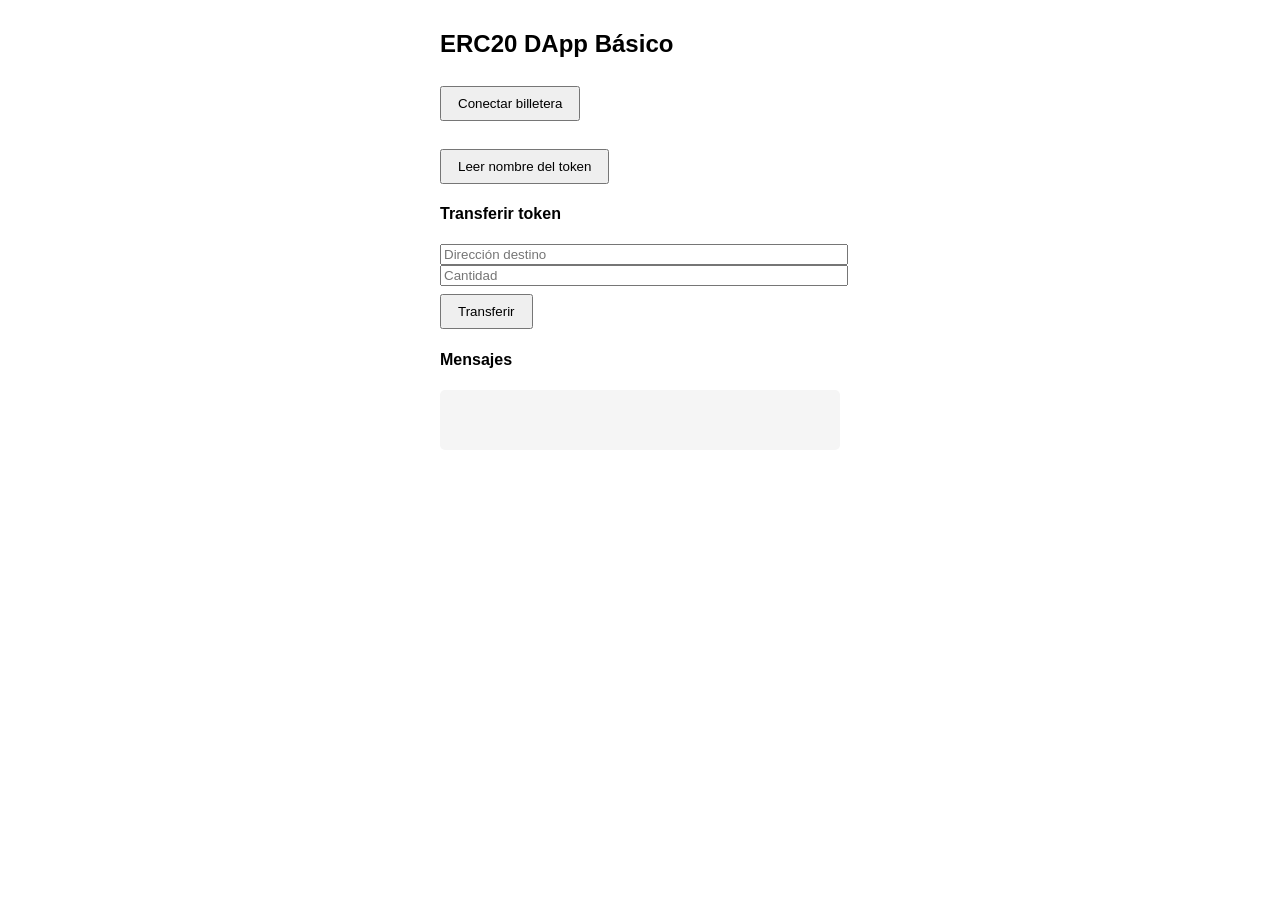
<file: Charla1/ERC20_Pinata/index.html>
<!doctype html>
<html lang="es">
  <head>
    <meta charset="UTF-8" />
    <meta name="viewport" content="width=device-width, initial-scale=1.0" />
    <title>ERC20 DApp Básico</title>
    <!-- Carga el script principal como módulo ES6.
         Contiene la lógica para conectar la wallet, leer datos del contrato y transferir tokens. -->
    <script type="module" src="js/main.js"></script>
    <style>
      /* Estilos generales de la página */
      body {
        font-family: Arial, sans-serif;
        margin: 30px;
      }
      /* Limita el ancho del contenido y lo centra horizontalmente */
      .container {
        max-width: 400px;
        margin: auto;
      }
      /* Separación vertical entre secciones */
      .section {
        margin-bottom: 20px;
      }
      /* Área donde se muestran mensajes de estado, errores y confirmaciones */
      #messages {
        background: #f5f5f5;
        padding: 10px;
        min-height: 40px;
        border-radius: 5px;
      }
      /* Estilo base para todos los botones */
      button {
        padding: 8px 16px;
        margin-top: 8px;
      }
    </style>
  </head>
  <body>
    <div class="container">
      <h2>ERC20 DApp Básico</h2>

      <!-- ── Sección 1: Conexión de billetera ──────────────────────────────
           Al hacer clic se solicita acceso a las cuentas de MetaMask.
           La dirección conectada se muestra en #walletAddress. -->
      <div class="section">
        <button onclick="connectWallet()">Conectar billetera</button>
        <!-- Muestra la dirección de la cuenta activa una vez conectada -->
        <div id="walletAddress"></div>
      </div>

      <!-- ── Sección 2: Lectura del nombre del token ───────────────────────
           Llama a la función name() del contrato ERC20 y muestra el resultado. -->
      <div class="section">
        <button onclick="getTokenName()">Leer nombre del token</button>
        <!-- Muestra el nombre devuelto por el contrato -->
        <div id="tokenName"></div>
      </div>

      <!-- ── Sección 3: Transferencia de tokens ────────────────────────────
           El usuario ingresa la dirección destino y la cantidad en tokens
           (unidades humanas, ej. 100 = 100 tokens).
           La cantidad se convierte internamente a unidades base
           usando los decimales del contrato antes de firmar la transacción. -->
      <div class="section">
        <h4>Transferir token</h4>
        <!-- Dirección Ethereum del destinatario (formato 0x...) -->
        <input
          type="text"
          id="toAddress"
          placeholder="Dirección destino"
          style="width: 100%"
        /><br />
        <!-- Cantidad en tokens (no en unidades base).
             Ejemplo: escribir 100 envía 100 tokens reales, no 100 wei de token. -->
        <input
          type="number"
          id="amount"
          placeholder="Cantidad"
          min="0"
          step="any"
          style="width: 100%"
        /><br />
        <button onclick="transferToken()">Transferir</button>
      </div>

      <!-- ── Sección 4: Panel de mensajes ──────────────────────────────────
           Muestra confirmaciones, hashes de transacción y mensajes de error. -->
      <div class="section">
        <h4>Mensajes</h4>
        <!-- El texto de este div se actualiza dinámicamente desde main.js -->
        <div id="messages"></div>
      </div>
    </div>
  </body>
</html>
</file>
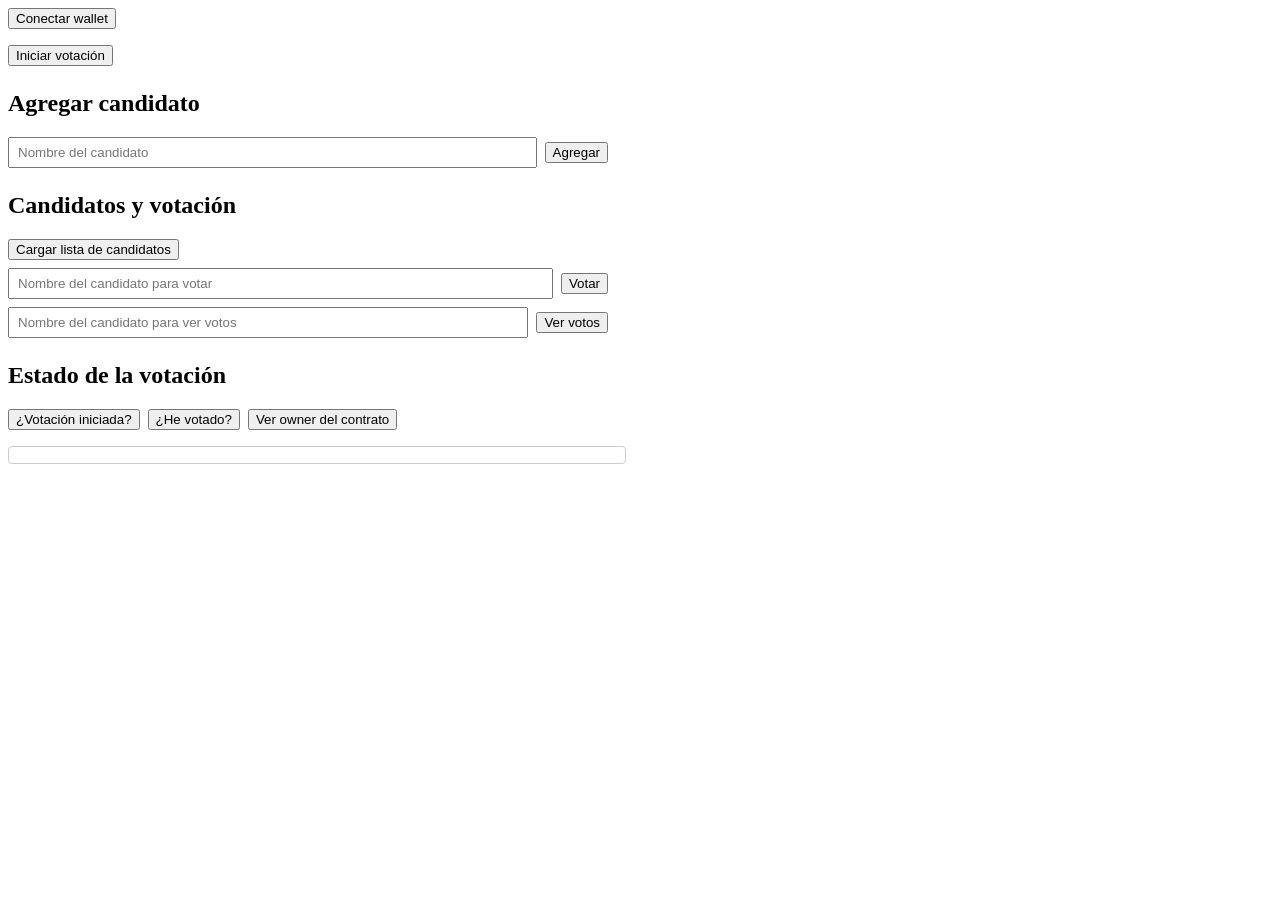
<file: Charla1/FrontEndVoting/index.html>
<!DOCTYPE html>
<html lang="es">
  <head>
    <meta charset="UTF-8" />
    <title>Voting DApp</title>
  </head>
  <body>
    <button onclick="connectWallet()">Conectar wallet</button>

    <!-- Controles de votación -->
    <section style="margin-top: 16px; max-width: 600px">
      <button onclick="startVoting()">Iniciar votación</button>
    </section>

    <!-- Formulario para agregar candidatos -->
    <section style="margin-top: 24px; max-width: 600px">
      <h2>Agregar candidato</h2>
      <div style="display: flex; gap: 8px; align-items: center">
        <input
          id="candidate-name"
          type="text"
          placeholder="Nombre del candidato"
          style="flex: 1; padding: 6px 8px"
        />
        <button onclick="addCandidate()">Agregar</button>
      </div>
    </section>

    <!-- Sección para listar candidatos y votar -->
    <section style="margin-top: 24px; max-width: 600px">
      <h2>Candidatos y votación</h2>
      <div style="margin-bottom: 8px">
        <button onclick="loadCandidates()">Cargar lista de candidatos</button>
      </div>

      <div style="display: flex; gap: 8px; align-items: center; margin-top: 8px">
        <input
          id="vote-candidate-name"
          type="text"
          placeholder="Nombre del candidato para votar"
          style="flex: 1; padding: 6px 8px"
        />
        <button
          onclick="voteForCandidate(document.getElementById('vote-candidate-name').value)"
        >
          Votar
        </button>
      </div>

      <div style="display: flex; gap: 8px; align-items: center; margin-top: 8px">
        <input
          id="votes-candidate-name"
          type="text"
          placeholder="Nombre del candidato para ver votos"
          style="flex: 1; padding: 6px 8px"
        />
        <button
          onclick="getVotesForCandidate(document.getElementById('votes-candidate-name').value)"
        >
          Ver votos
        </button>
      </div>
    </section>

    <!-- Sección de estado general -->
    <section style="margin-top: 24px; max-width: 600px">
      <h2>Estado de la votación</h2>
      <div style="display: flex; flex-wrap: wrap; gap: 8px">
        <button onclick="checkVotingStarted()">¿Votación iniciada?</button>
        <button onclick="checkHasVoted()">¿He votado?</button>
        <button onclick="getOwner()">Ver owner del contrato</button>
      </div>
    </section>

    <!-- Apartado para mostrar mensajes de viem -->
    <section
      id="viem-output"
      style="
        margin-top: 16px;
        padding: 8px;
        border: 1px solid #ccc;
        border-radius: 4px;
        font-family: monospace;
        font-size: 14px;
        max-width: 600px;
      "
    ></section>

    <!-- Tu código va en main.js -->
    <script type="module" src="./js/main.js"></script>
  </body>
</html>
</file>
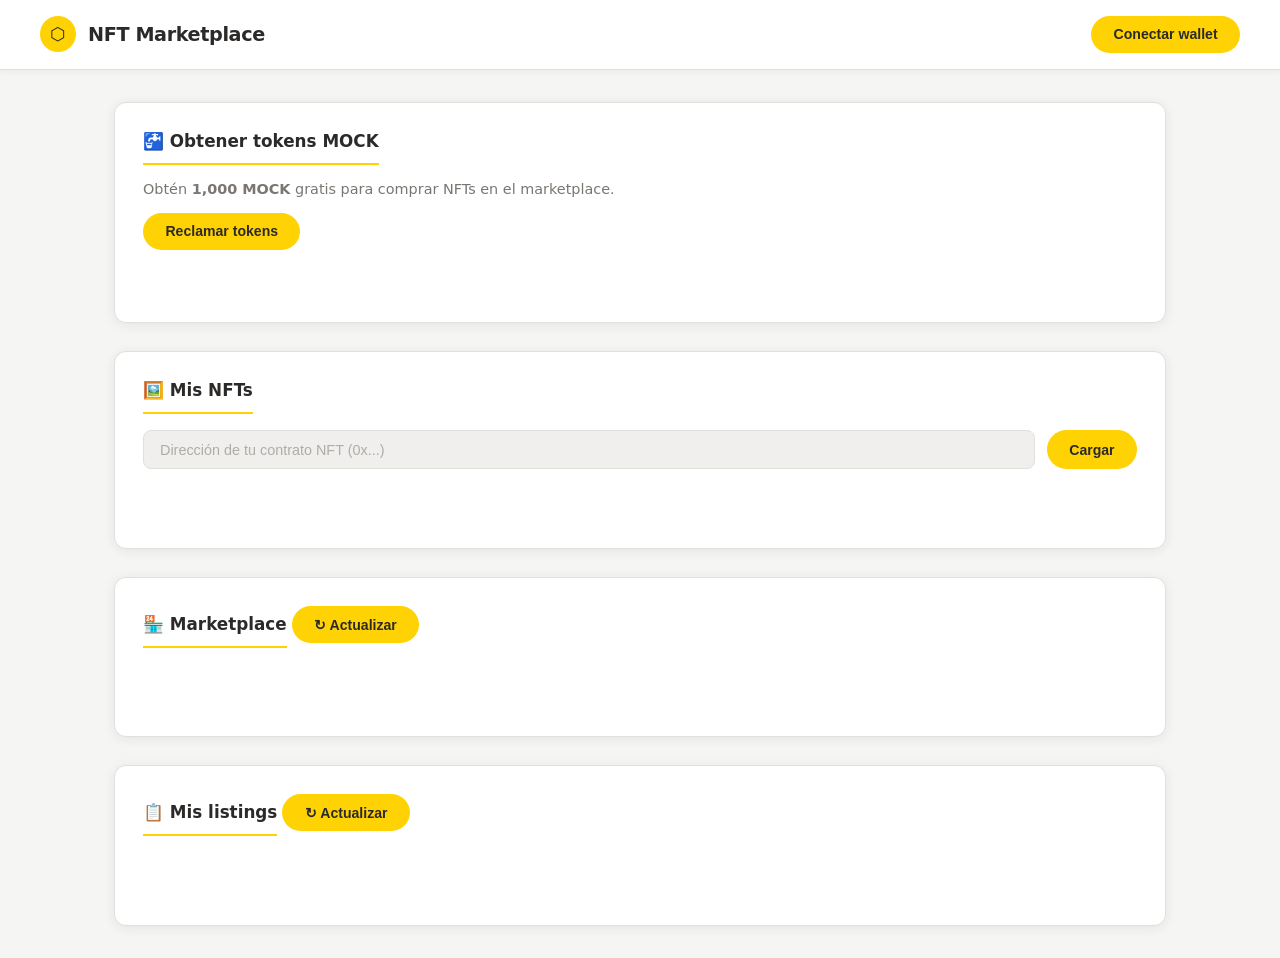
<file: Charla3/FrontEnd/index.html>
<!DOCTYPE html>
<html lang="es">
<head>
  <meta charset="UTF-8" />
  <meta name="viewport" content="width=device-width, initial-scale=1.0" />
  <title>NFT Marketplace</title>
  <link rel="stylesheet" href="css/style.css" />
</head>
<body>

  <!-- ── HEADER ─────────────────────────────────────────────── -->
  <header>
    <div class="header-brand">
      <span class="logo">⬡</span>
      <h1>NFT Marketplace</h1>
    </div>
    <div class="header-wallet">
      <div id="walletInfo" class="wallet-info hidden">
        <span id="mockBalance" class="balance-badge">0 MOCK</span>
        <span id="walletAddress" class="address-badge"></span>
      </div>
      <button id="btnConnect" onclick="connectWallet()">Conectar wallet</button>
    </div>
  </header>

  <main>

    <!-- ── FAUCET ──────────────────────────────────────────────── -->
    <section class="card" id="sectionFaucet">
      <h2>🚰 Obtener tokens MOCK</h2>
      <p>Obtén <strong>1,000 MOCK</strong> gratis para comprar NFTs en el marketplace.</p>
      <button onclick="claimFaucet()">Reclamar tokens</button>
      <p id="faucetMsg" class="msg"></p>
    </section>

    <!-- ── MIS NFTs ─────────────────────────────────────────────── -->
    <section class="card" id="sectionMyNFTs">
      <h2>🖼️ Mis NFTs</h2>
      <div class="input-row">
        <input id="myNftContract" type="text" placeholder="Dirección de tu contrato NFT (0x...)" />
        <button onclick="loadMyNFTs()">Cargar</button>
      </div>
      <p id="myNftsMsg" class="msg"></p>
      <div id="myNftsGrid" class="nft-grid"></div>
    </section>

    <!-- ── MARKETPLACE ─────────────────────────────────────────── -->
    <section class="card" id="sectionMarketplace">
      <h2>🏪 Marketplace</h2>
      <button onclick="loadListings()">↻ Actualizar</button>
      <p id="marketMsg" class="msg"></p>
      <div id="listingsGrid" class="nft-grid"></div>
    </section>

    <!-- ── MIS LISTINGS ──────────────────────────────────────────── -->
    <section class="card" id="sectionMyListings">
      <h2>📋 Mis listings</h2>
      <button onclick="loadMyListings()">↻ Actualizar</button>
      <p id="myListingsMsg" class="msg"></p>
      <div id="myListingsGrid" class="nft-grid"></div>
    </section>

  </main>

  <!-- ── MODAL LISTAR NFT ─────────────────────────────────────── -->
  <div id="modalList" class="modal hidden">
    <div class="modal-box">
      <h3>Listar NFT en venta</h3>
      <p id="modalNftInfo"></p>
      <label>Precio (MOCK)
        <input id="listPrice" type="number" min="0.001" step="0.001" placeholder="ej: 10" />
      </label>
      <div class="modal-actions">
        <button onclick="confirmList()">Listar</button>
        <button class="btn-secondary" onclick="closeModal()">Cancelar</button>
      </div>
      <p id="modalMsg" class="msg"></p>
    </div>
  </div>
  <div id="modalOverlay" class="modal-overlay hidden" onclick="closeModal()"></div>

  <script type="module" src="js/main.js"></script>
</body>
</html>
</file>
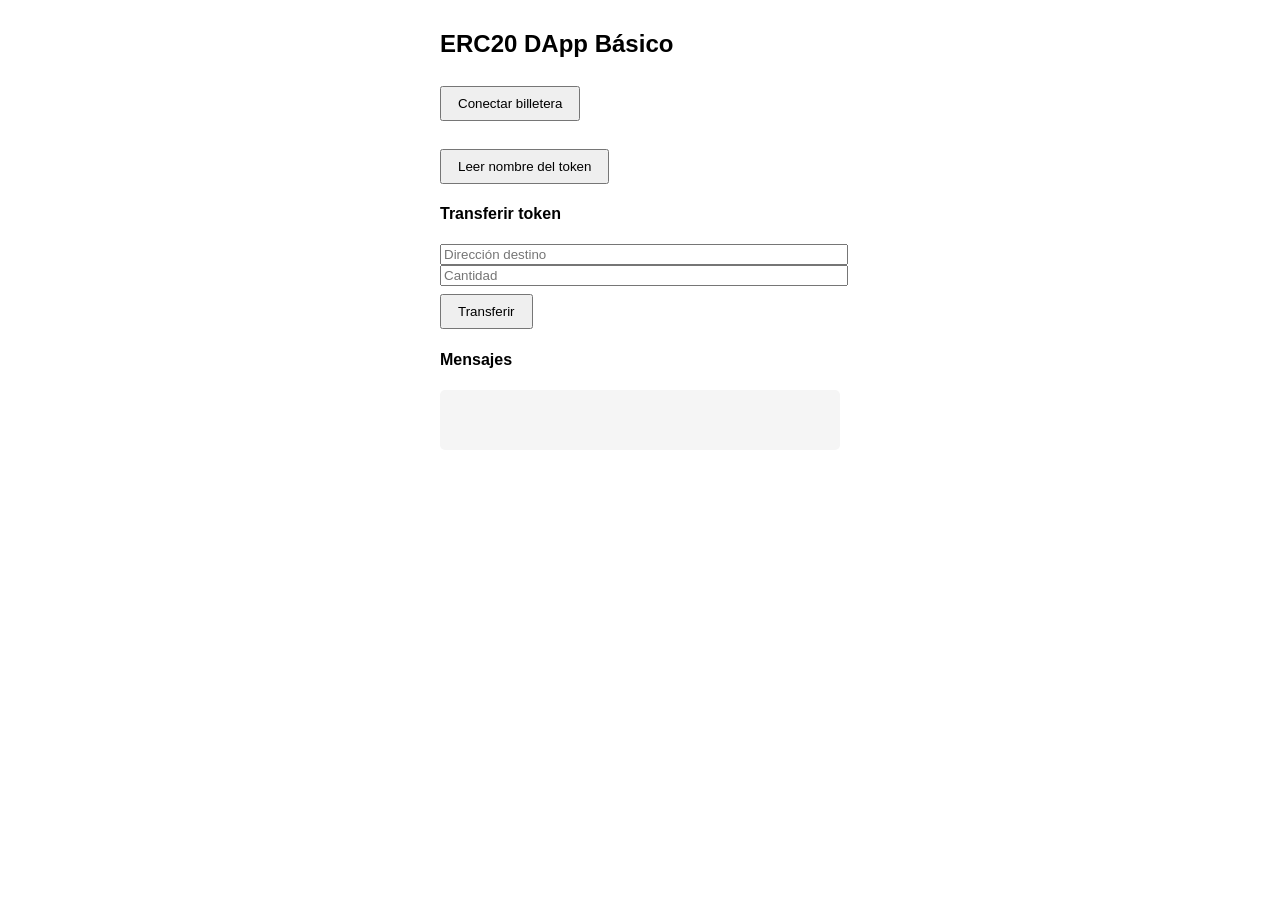
<file: Charla1/FrontEndERC20/erc20.html>
<!doctype html>
<html lang="es">
  <head>
    <meta charset="UTF-8" />
    <meta name="viewport" content="width=device-width, initial-scale=1.0" />
    <title>ERC20 DApp Básico</title>
    <script type="module" src="js/main.js"></script>
    <style>
      body {
        font-family: Arial, sans-serif;
        margin: 30px;
      }
      .container {
        max-width: 400px;
        margin: auto;
      }
      .section {
        margin-bottom: 20px;
      }
      #messages {
        background: #f5f5f5;
        padding: 10px;
        min-height: 40px;
        border-radius: 5px;
      }
      button {
        padding: 8px 16px;
        margin-top: 8px;
      }
    </style>
  </head>
  <body>
    <div class="container">
      <h2>ERC20 DApp Básico</h2>
      <div class="section">
        <button onclick="connectWallet()">Conectar billetera</button>
        <div id="walletAddress"></div>
      </div>
      <div class="section">
        <button onclick="getTokenName()">Leer nombre del token</button>
        <div id="tokenName"></div>
      </div>
      <div class="section">
        <h4>Transferir token</h4>
        <input
          type="text"
          id="toAddress"
          placeholder="Dirección destino"
          style="width: 100%"
        /><br />
        <input
          type="number"
          id="amount"
          placeholder="Cantidad"
          min="0"
          step="any"
          style="width: 100%"
        /><br />
        <button onclick="transferToken()">Transferir</button>
      </div>
      <div class="section">
        <h4>Mensajes</h4>
        <div id="messages"></div>
      </div>
    </div>
  </body>
</html>
</file>
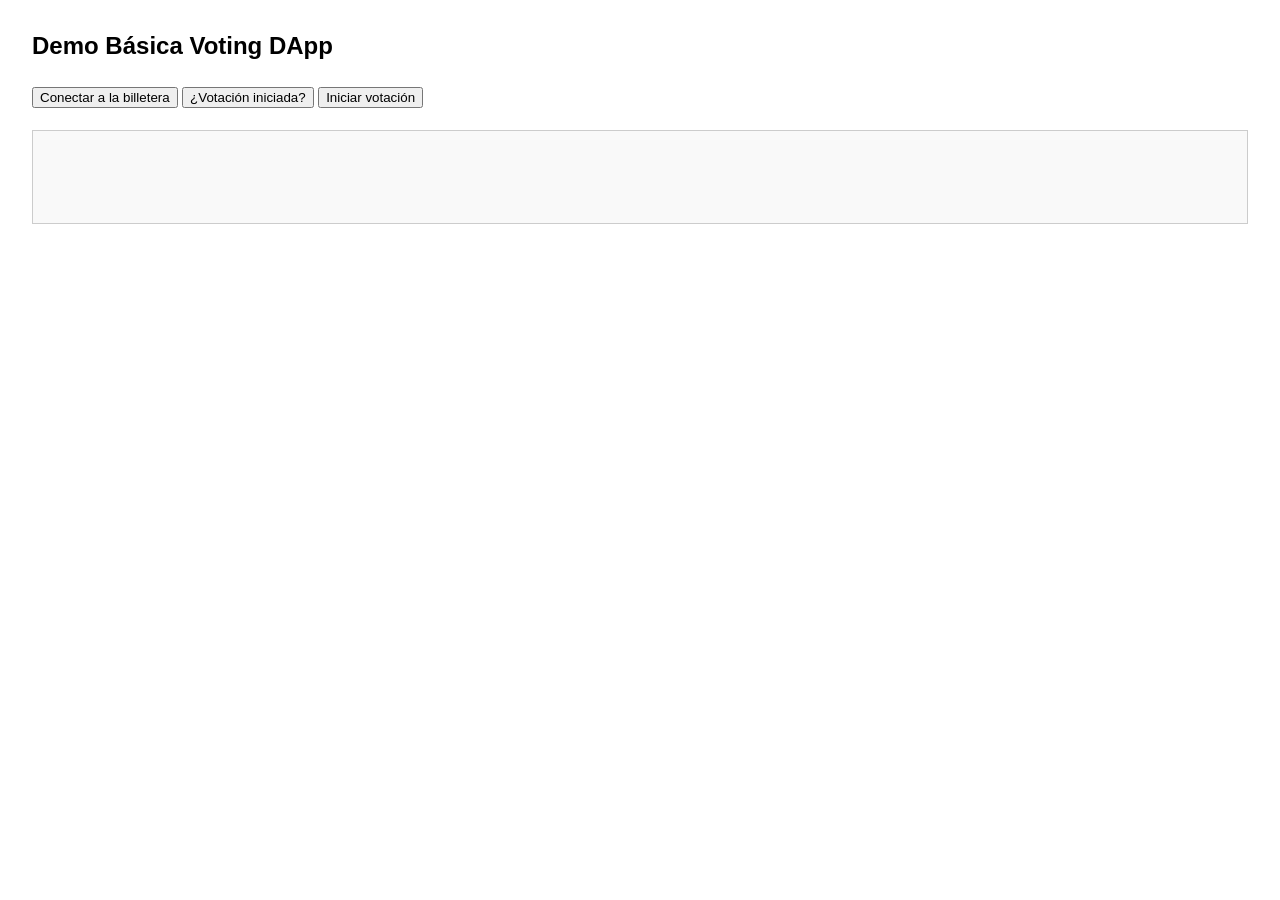
<file: Charla1/FrontEndVoting/demoBasico.html>
<!DOCTYPE html>
<html lang="es">
<head>
  <meta charset="UTF-8">
  <title>Demo Básica Voting DApp</title>
  <style>
    body { font-family: Arial, sans-serif; margin: 2em; }
    #viem-output { margin-top: 1em; padding: 1em; border: 1px solid #ccc; background: #f9f9f9; min-height: 60px; }
    button { margin: 0.5em 0; }
  </style>
</head>
<body>
  <h2>Demo Básica Voting DApp</h2>

  <button onclick="connectWallet()">Conectar a la billetera</button>
  <button onclick="checkVotingStarted()">¿Votación iniciada?</button>
  <button onclick="startVoting()">Iniciar votación</button>

  <div id="viem-output"></div>

  <script type="module" src="js/main.js"></script>
</body>
</html>
</file>
<file: Charla3/FrontEnd/css/style.css>
/* ── Reset & base ──────────────────────────────────────────── */
*, *::before, *::after { box-sizing: border-box; margin: 0; padding: 0; }

:root {
  --yellow:  #FFD204;
  --green:   #00C587;
  --orange:  #FF803A;
  --pink:    #FFB8D2;
  --blue:    #01CDEB;
  --black:   #2C2A29;
  --white:   #FFFFFF;

  --bg:           #F5F5F3;
  --surface:      #FFFFFF;
  --surface2:     #F0EFED;
  --border:       #E2E0DC;
  --accent:       var(--yellow);
  --accent-hover: #e6bc00;
  --success:      var(--green);
  --danger:       var(--orange);
  --text:         var(--black);
  --muted:        #7a7672;
  --radius: 12px;
  --shadow: 0 2px 12px rgba(44, 42, 41, 0.08);
  --font: 'Segoe UI', system-ui, sans-serif;
}

body {
  background: var(--bg);
  color: var(--text);
  font-family: var(--font);
  min-height: 100vh;
}

/* ── Header ────────────────────────────────────────────────── */
header {
  display: flex;
  align-items: center;
  justify-content: space-between;
  padding: 1rem 2.5rem;
  background: var(--white);
  border-bottom: 1px solid var(--border);
  position: sticky;
  top: 0;
  z-index: 100;
  box-shadow: 0 1px 8px rgba(44, 42, 41, 0.06);
}

.header-brand {
  display: flex;
  align-items: center;
  gap: 0.75rem;
}

.logo {
  width: 36px;
  height: 36px;
  background: var(--yellow);
  border-radius: 50%;
  display: flex;
  align-items: center;
  justify-content: center;
  font-size: 1.1rem;
  font-weight: 900;
  color: var(--black);
  flex-shrink: 0;
}

header h1 {
  font-size: 1.2rem;
  font-weight: 700;
  color: var(--black);
  letter-spacing: -0.02em;
}

.header-wallet {
  display: flex;
  align-items: center;
  gap: 0.75rem;
}

.wallet-info {
  display: flex;
  align-items: center;
  gap: 0.6rem;
}

.balance-badge {
  background: var(--yellow);
  color: var(--black);
  padding: 0.35rem 0.85rem;
  border-radius: 999px;
  font-size: 0.82rem;
  font-weight: 700;
}

.address-badge {
  background: var(--surface2);
  border: 1px solid var(--border);
  padding: 0.35rem 0.85rem;
  border-radius: 999px;
  font-size: 0.78rem;
  color: var(--muted);
  font-family: monospace;
}

/* ── Main & Cards ──────────────────────────────────────────── */
main {
  max-width: 1100px;
  margin: 0 auto;
  padding: 2rem 1.5rem;
  display: flex;
  flex-direction: column;
  gap: 1.75rem;
}

.card {
  background: var(--white);
  border: 1px solid var(--border);
  border-radius: var(--radius);
  padding: 1.75rem;
  box-shadow: var(--shadow);
}

.card h2 {
  font-size: 1.05rem;
  font-weight: 700;
  color: var(--black);
  margin-bottom: 1rem;
  padding-bottom: 0.75rem;
  border-bottom: 2px solid var(--yellow);
  display: inline-block;
}

.card > p {
  color: var(--muted);
  font-size: 0.9rem;
  margin-bottom: 1rem;
}

/* ── Inputs ─────────────────────────────────────────────────── */
input[type="text"],
input[type="number"] {
  background: var(--surface2);
  border: 1.5px solid var(--border);
  border-radius: 8px;
  padding: 0.65rem 1rem;
  color: var(--black);
  font-size: 0.9rem;
  outline: none;
  transition: border-color 0.2s, box-shadow 0.2s;
}

input[type="text"]::placeholder,
input[type="number"]::placeholder { color: #b0aca7; }

input[type="text"]:focus,
input[type="number"]:focus {
  border-color: var(--yellow);
  box-shadow: 0 0 0 3px rgba(255, 210, 4, 0.18);
}

.input-row {
  display: flex;
  gap: 0.75rem;
  margin-bottom: 1rem;
}

.input-row input { flex: 1; }

/* ── Buttons ─────────────────────────────────────────────────── */
button {
  background: var(--yellow);
  color: var(--black);
  border: none;
  border-radius: 999px;
  padding: 0.65rem 1.4rem;
  font-size: 0.88rem;
  font-weight: 700;
  cursor: pointer;
  transition: background 0.2s, transform 0.1s, box-shadow 0.2s;
  white-space: nowrap;
}

button:hover {
  background: var(--accent-hover);
  box-shadow: 0 4px 14px rgba(255, 210, 4, 0.4);
}

button:active { transform: scale(0.97); }
button:disabled { opacity: 0.45; cursor: not-allowed; box-shadow: none; }

button.btn-secondary {
  background: var(--surface2);
  border: 1.5px solid var(--border);
  color: var(--muted);
  box-shadow: none;
}

button.btn-secondary:hover {
  background: var(--border);
  color: var(--black);
  box-shadow: none;
}

button.btn-danger {
  background: var(--orange);
  color: #fff;
}

button.btn-danger:hover {
  background: #e86a1e;
  box-shadow: 0 4px 14px rgba(255, 128, 58, 0.35);
}

/* ── Messages ───────────────────────────────────────────────── */
.msg {
  margin-top: 0.6rem;
  font-size: 0.83rem;
  font-weight: 500;
  min-height: 1.2rem;
}

.msg.success { color: var(--green); }
.msg.error   { color: var(--orange); }
.msg.loading { color: var(--muted); }

/* ── NFT Grid ───────────────────────────────────────────────── */
.nft-grid {
  display: grid;
  grid-template-columns: repeat(auto-fill, minmax(210px, 1fr));
  gap: 1.25rem;
  margin-top: 1rem;
}

.nft-card {
  background: var(--white);
  border: 1.5px solid var(--border);
  border-radius: var(--radius);
  overflow: hidden;
  display: flex;
  flex-direction: column;
  transition: border-color 0.2s, transform 0.2s, box-shadow 0.2s;
  box-shadow: var(--shadow);
}

.nft-card:hover {
  border-color: var(--yellow);
  transform: translateY(-3px);
  box-shadow: 0 8px 24px rgba(44, 42, 41, 0.12);
}

.nft-card img {
  width: 100%;
  aspect-ratio: 1;
  object-fit: cover;
  background: var(--surface2);
}

.nft-card .nft-placeholder {
  width: 100%;
  aspect-ratio: 1;
  background: var(--surface2);
  display: flex;
  align-items: center;
  justify-content: center;
  font-size: 3rem;
  color: var(--border);
}

.nft-card .nft-info {
  padding: 0.85rem;
  flex: 1;
  display: flex;
  flex-direction: column;
  gap: 0.3rem;
}

.nft-card .nft-name {
  font-weight: 700;
  font-size: 0.92rem;
  color: var(--black);
}

.nft-card .nft-id {
  font-size: 0.75rem;
  color: var(--muted);
  font-family: monospace;
}

.nft-card .nft-price {
  font-size: 0.85rem;
  font-weight: 700;
  color: var(--black);
  background: var(--yellow);
  display: inline-block;
  padding: 0.2rem 0.65rem;
  border-radius: 999px;
  width: fit-content;
  margin-top: 0.3rem;
}

.nft-card .nft-seller {
  font-size: 0.72rem;
  color: var(--muted);
  font-family: monospace;
  overflow: hidden;
  text-overflow: ellipsis;
  white-space: nowrap;
  margin-top: 0.15rem;
}

.nft-card .nft-actions {
  padding: 0.75rem;
  padding-top: 0;
  display: flex;
  gap: 0.5rem;
}

.nft-card .nft-actions button {
  flex: 1;
  padding: 0.5rem;
  font-size: 0.8rem;
}

/* ── Modal ───────────────────────────────────────────────────── */
.modal-overlay {
  position: fixed;
  inset: 0;
  background: rgba(44, 42, 41, 0.45);
  z-index: 200;
  backdrop-filter: blur(2px);
}

.modal {
  position: fixed;
  top: 50%;
  left: 50%;
  transform: translate(-50%, -50%);
  z-index: 201;
  width: min(420px, 90vw);
}

.modal-box {
  background: var(--white);
  border: 1px solid var(--border);
  border-radius: var(--radius);
  padding: 2rem;
  display: flex;
  flex-direction: column;
  gap: 1.1rem;
  box-shadow: 0 16px 48px rgba(44, 42, 41, 0.18);
}

.modal-box h3 {
  font-size: 1.1rem;
  font-weight: 700;
  color: var(--black);
}

.modal-box label {
  display: flex;
  flex-direction: column;
  gap: 0.4rem;
  font-size: 0.85rem;
  color: var(--muted);
  font-weight: 500;
}

.modal-box label input { width: 100%; }

.modal-actions {
  display: flex;
  gap: 0.75rem;
}

.modal-actions button { flex: 1; }

/* ── Utility ─────────────────────────────────────────────────── */
.hidden { display: none !important; }

/* ── Responsive ──────────────────────────────────────────────── */
@media (max-width: 600px) {
  header { padding: 0.75rem 1rem; }
  header h1 { font-size: 1rem; }
  main { padding: 1rem; }
  .input-row { flex-direction: column; }
}
</file>
